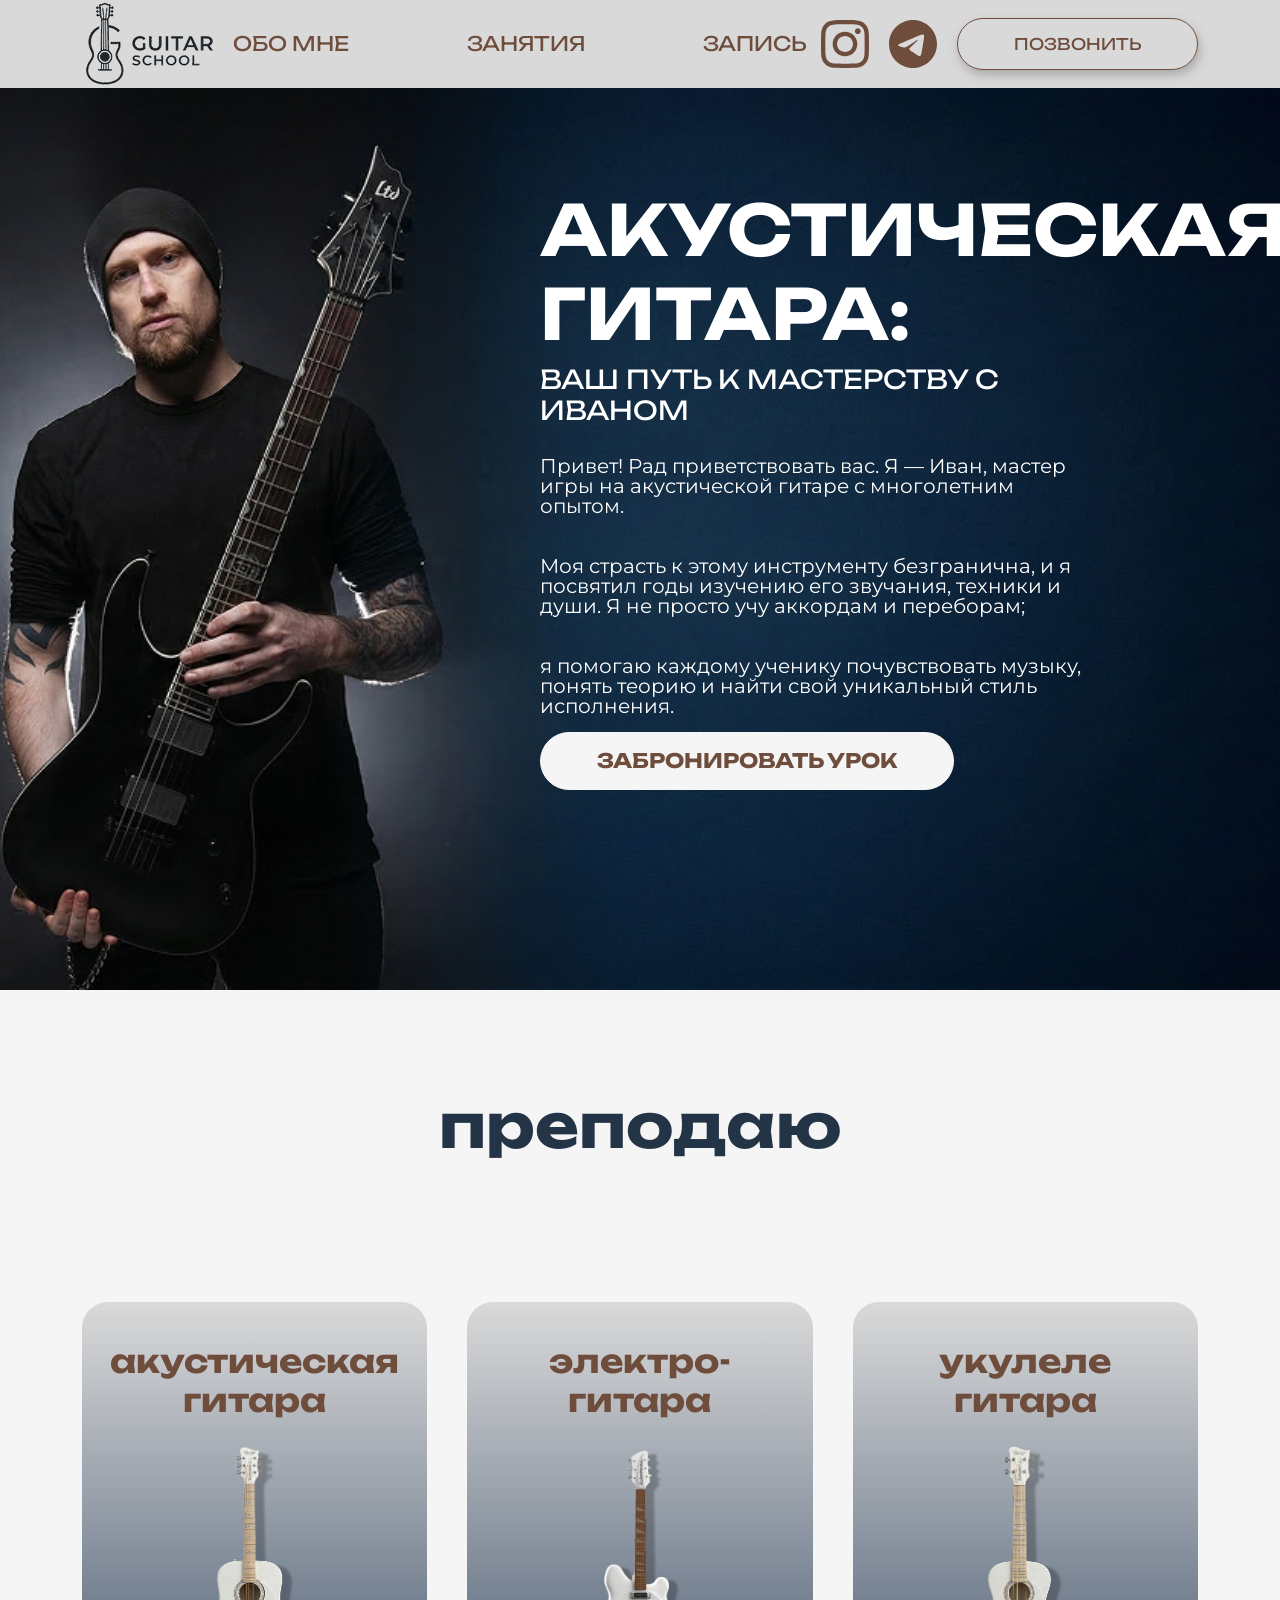
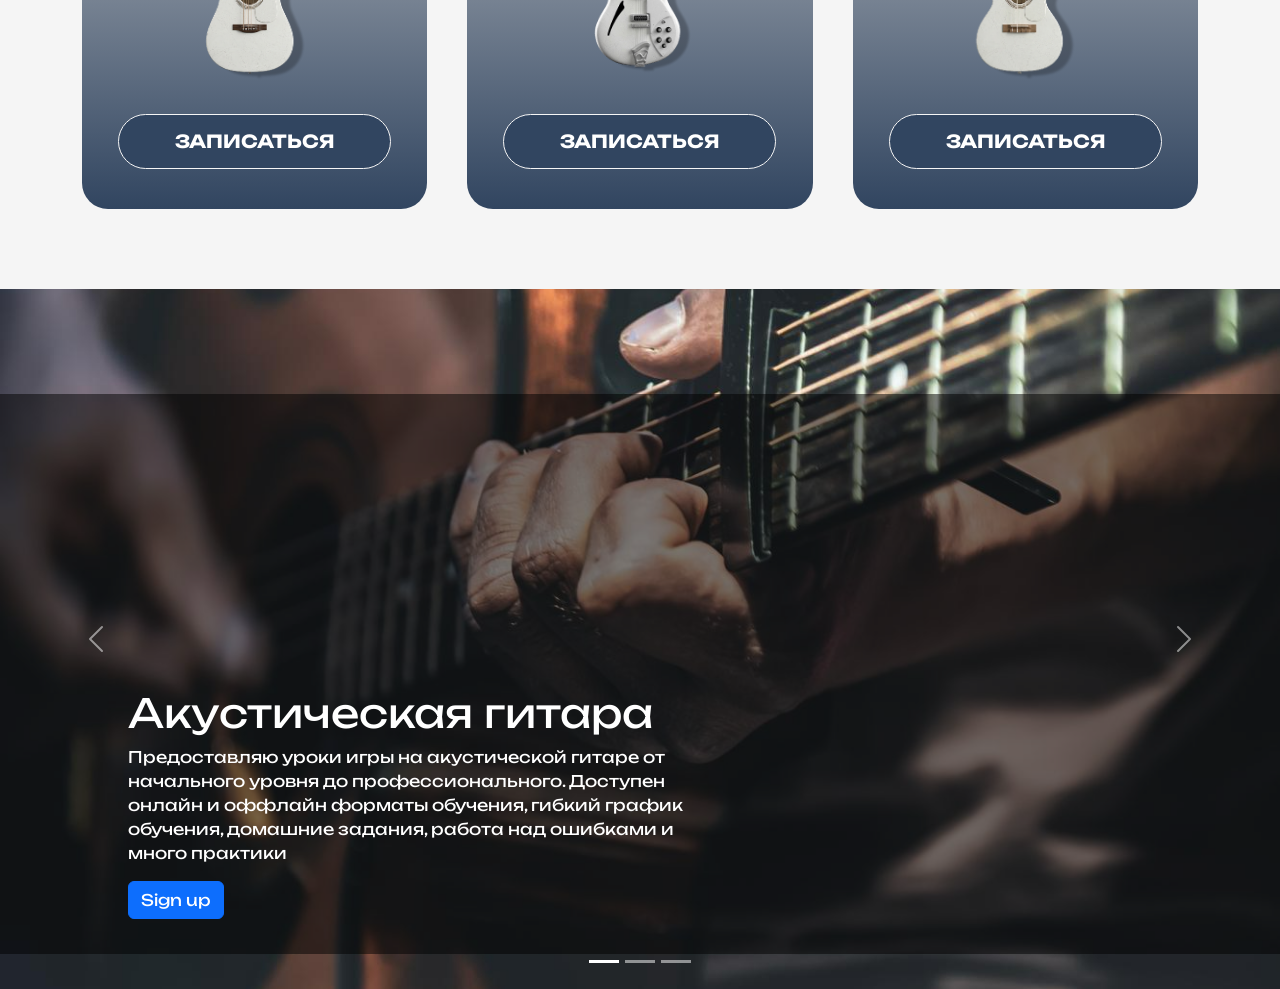
<file: src/index.html>
<!doctype html>
<html lang="ru">
  <head>
    <meta charset="UTF-8" />
    <meta name="viewport" content="width=device-width, initial-scale=1.0" />
    <link rel="stylesheet" href="css/style.css" />
    <link
      rel="stylesheet"
      href="https://cdnjs.cloudflare.com/ajax/libs/font-awesome/6.5.1/css/all.min.css"
    />
    <link
      href="https://cdn.jsdelivr.net/npm/bootstrap@5.3.3/dist/css/bootstrap.min.css"
      rel="stylesheet"
      integrity="sha384-QWTKZyjpPEjISv5WaRU9OFeRpok6YctnYmDr5pNlyT2bRjXh0JMhjY6hW+ALEwIH"
      crossorigin="anonymous"
    />
    <link rel="stylesheet" href="https://cdn.jsdelivr.net/npm/bootstrap-icons@1.11.1/font/bootstrap-icons.css">
    <title>Уроки игры на гитаре</title>
    <meta
      name="description"
      content="Лучший сайт для обучения игре на гитаре"
    />
  </head>
  <body>
    <main>
      <!-- Шапка сайта -->
      <header class="header">
        <!-- контейнер для шапки -->
        <div class="container header__inner">
          <!-- Логотип школы гитары -->
          <a href="#" class="header__logo">
            <img
              class="logo__image"
              src="/src/icons/логотип.png"
              alt="Логотип школы"
            />
          </a>
          <!-- Навигационное меню -->
          <nav class="header__nav">
            <ul class="nav__list">
              <li class="list__item"><a href="#about">ОБО МНЕ</a></li>
              <li class="list__item"><a href="#lessons">ЗАНЯТИЯ</a></li>
              <li class="list__item"><a href="#booking">ЗАПИСЬ</a></li>
            </ul>
          </nav>
          <!-- контейнер с иконками инсты и телеграма -->
          <div class="header__contacts">
            <a
              href="https://www.instagram.com/"
              aria-label="instagram"
              target="_blank"
            >
              <img
                class="contacts-icon"
                src="/src/icons/Инстгарам.svg"
                alt="иконка инсты"
              />
            </a>
            <a
              href="https://t.me/@makdenunited"
              aria-label="telegram"
              target="_blank"
            >
              <img
                class="contacts-icon"
                src="/src/icons/телеграм.svg"
                alt="иконка telegram"
              />
            </a>
            <!-- кнопка позвонить в навигационном меню -->
            <a class="btn-call" href="tel:+37377864480">ПОЗВОНИТЬ</a>
          </div>
        </div>
      </header>
      <!-- Первая секция -->
      <section class="first__section">
        <div class="container first__section-inner">
          <div class="description__content">
            <div class="description-text">
              <h1>Акустическая<br />гитара:</h1>
              <h2>Ваш путь к мастерству с Иваном</h2>
              <p>
                Привет! Рад приветствовать вас. Я — Иван, мастер игры на
                акустической гитаре с многолетним опытом.
              </p>
              <br />
              <p>
                Моя страсть к этому инструменту безгранична, и я посвятил годы
                изучению его звучания, техники и души. Я не просто учу аккордам
                и переборам;
              </p>
              <br />
              <p>
                я помогаю каждому ученику почувствовать музыку, понять теорию и
                найти свой уникальный стиль исполнения.
              </p>
            </div>
            <div class="description-button">
              <a class="btn-call button wsh" href="tel:+37377864480"
                >Забронировать урок</a
              >
            </div>
          </div>
        </div>
      </section>
      <!-- Вторая секция  -->
      <section class="second__section">
        <div class="container">
          <h2 id="lessons" class="second__section title">преподаю</h2>
          <div class="lessons__cards">
            <div class="lesson-card">
              <h3 class="lesson-card__title">акустическая гитара</h3>
              <img src="/src/img/2 1.png" alt="акустическая гитара" />
              <div class="description-button">
                <a class="btn-call button_blue wsh" href="tel:+37377864480"
                  >Записаться</a
                >
              </div>
            </div>
            <div class="lesson-card">
              <h3 class="lesson-card__title">электро-гитара</h3>
              <img src="/src/img/1 1.png" alt="электро-гитара" />
              <div class="description-button">
                <a class="btn-call button_blue wsh" href="tel:+37377864480"
                  >Записаться</a
                >
              </div>
            </div>
            <div class="lesson-card">
              <h3 class="lesson-card__title">укулеле<br />гитара</h3>
              <img src="/src/img/3 1.png" alt="укулеле гитара" />
              <div class="description-button">
                <a class="btn-call button_blue wsh" href="tel:+37377864480"
                  >Записаться</a
                >
              </div>
            </div>
          </div>
        </div>
      </section>
      <!-- третья секция с каруселью -->
      <section class="slide__section" >
        <div 
          id="carouselExampleIndicators"
          data-bs-interval="8000"
          class="carousel slide"
          data-bs-ride="carousel"
        >
          <!-- Индикатор в каруселе, т.е. полосочки снизу в карсели -->
          <div class="carousel-indicators">
            <button
              type="button"
              data-bs-target="#carouselExampleIndicators"
              data-bs-slide-to="0"
              class="active"
              aria-current="true"
              aria-label="Slide 1"
            ></button>
            <button
              type="button"
              data-bs-target="#carouselExampleIndicators"
              data-bs-slide-to="1"
              aria-label="Slide 2"
            ></button>
            <button
              type="button"
              data-bs-target="#carouselExampleIndicators"
              data-bs-slide-to="2"
              aria-label="Slide 3"
            ></button>
          </div>
          <!-- Часть карсули с самими изображениями -->
          <div class="carousel-inner">
            <div class="carousel-item active">
              <div class="item-content">
                <h1>Акустическая гитара</h1>
                <p>
                  Предоставляю уроки игры на акустической гитаре от начального
                  уровня до профессионального. Доступен онлайн и оффлайн форматы
                  обучения, гибкий график обучения, домашние задания, работа над
                  ошибками и много практики
                </p>
                <button type="button" class="btn btn-primary">Sign up</button>
              </div>
              <!-- контейнер затемняющего фона - overlay -->
              <div class="overlay"></div>
              <img
                src="/src/img/acoustic.jpg"
                class="d-block w-100"
                alt="акустическая гитара"
              />
            </div>
            <div class="carousel-item">
              <div class="item-content">
                <h1>Электро-гитара</h1>
                <p>
                  Предоставляю уроки игры на электро-гитаре от начального уровня
                  до профессионального. Доступен онлайн и оффлайн форматы
                  обучения, гибкий график обучения, домашние задания, работа над
                  ошибками и много практики
                </p>
                <button type="button" class="btn btn-primary">Sign up</button>
              </div>
              <!-- контейнер затемняющего фона - overlay -->
              <div class="overlay"></div>
              <img
                src="/src/img/electro.jpg"
                class="d-block w-100"
                alt="электро гитара"
              />
            </div>
            <div class="carousel-item">
              <div class="item-content">
                <h1>Укулеле гитара</h1>
                <p>
                  Предоставляю уроки игры на укулеле от начального уровня до
                  профессионального. Доступен онлайн и оффлайн форматы обучения,
                  гибкий график обучения, домашние задания, работа над ошибками
                  и много практики
                </p>
                <button type="button" class="btn btn-primary">Sign up</button>
              </div>
              <!-- контейнер затемняющего фона - overlay -->
              <div class="overlay"></div>
              <img
                src="/src/img/ukulele.jpg"
                class="d-block w-100"
                alt=".укулеле гитара"
              />
            </div>
          </div>
          <button
            class="carousel-control-prev"
            type="button"
            data-bs-target="#carouselExampleIndicators"
            data-bs-slide="prev"
          >
            <span class="carousel-control-prev-icon" aria-hidden="true"></span>
            <span class="visually-hidden">Предыдущий</span>
          </button>
          <button
            class="carousel-control-next"
            type="button"
            data-bs-target="#carouselExampleIndicators"
            data-bs-slide="next"
          >
            <span class="carousel-control-next-icon" aria-hidden="true"></span>
            <span class="visually-hidden">Следующий</span>
          </button>
        </div>
      </section>
    </main>
    <script
      src="https://cdn.jsdelivr.net/npm/bootstrap@5.3.3/dist/js/bootstrap.bundle.min.js"
      integrity="sha384-YvpcrYf0tY3lHB60NNkmXc5s9fDVZLESaAA55NDzOxhy9GkcIdslK1eN7N6jIeHz"
      crossorigin="anonymous"
    ></script>
  </body>
</html>
</file>
<file: src/css/style.css>
/*! normalize.css v8.0.1 | MIT License | github.com/necolas/normalize.css */
/* Document
   ========================================================================== */
/**
 * 1. Correct the line height in all browsers.
 * 2. Prevent adjustments of font size after orientation changes in iOS.
 */
html {
  line-height: 1.15; /* 1 */
  -webkit-text-size-adjust: 100%; /* 2 */
}

/* Sections
   ========================================================================== */
/**
 * Remove the margin in all browsers.
 */
body {
  margin: 0;
}

/**
 * Render the `main` element consistently in IE.
 */
main {
  display: block;
}

/**
 * Correct the font size and margin on `h1` elements within `section` and
 * `article` contexts in Chrome, Firefox, and Safari.
 */
h1 {
  font-size: 2em;
  margin: 0.67em 0;
}

/* Grouping content
   ========================================================================== */
/**
 * 1. Add the correct box sizing in Firefox.
 * 2. Show the overflow in Edge and IE.
 */
hr {
  -webkit-box-sizing: content-box;
          box-sizing: content-box; /* 1 */
  height: 0; /* 1 */
  overflow: visible; /* 2 */
}

/**
 * 1. Correct the inheritance and scaling of font size in all browsers.
 * 2. Correct the odd `em` font sizing in all browsers.
 */
pre {
  font-family: monospace, monospace; /* 1 */
  font-size: 1em; /* 2 */
}

/* Text-level semantics
   ========================================================================== */
/**
 * Remove the gray background on active links in IE 10.
 */
a {
  background-color: transparent;
}

/**
 * 1. Remove the bottom border in Chrome 57-
 * 2. Add the correct text decoration in Chrome, Edge, IE, Opera, and Safari.
 */
abbr[title] {
  border-bottom: none; /* 1 */
  text-decoration: underline; /* 2 */
  -webkit-text-decoration: underline dotted;
          text-decoration: underline dotted; /* 2 */
}

/**
 * Add the correct font weight in Chrome, Edge, and Safari.
 */
b,
strong {
  font-weight: bolder;
}

/**
 * 1. Correct the inheritance and scaling of font size in all browsers.
 * 2. Correct the odd `em` font sizing in all browsers.
 */
code,
kbd,
samp {
  font-family: monospace, monospace; /* 1 */
  font-size: 1em; /* 2 */
}

/**
 * Add the correct font size in all browsers.
 */
small {
  font-size: 80%;
}

/**
 * Prevent `sub` and `sup` elements from affecting the line height in
 * all browsers.
 */
sub,
sup {
  font-size: 75%;
  line-height: 0;
  position: relative;
  vertical-align: baseline;
}

sub {
  bottom: -0.25em;
}

sup {
  top: -0.5em;
}

/* Embedded content
   ========================================================================== */
/**
 * Remove the border on images inside links in IE 10.
 */
img {
  border-style: none;
}

/* Forms
   ========================================================================== */
/**
 * 1. Change the font styles in all browsers.
 * 2. Remove the margin in Firefox and Safari.
 */
button,
input,
optgroup,
select,
textarea {
  font-family: inherit; /* 1 */
  font-size: 100%; /* 1 */
  line-height: 1.15; /* 1 */
  margin: 0; /* 2 */
}

/**
 * Show the overflow in IE.
 * 1. Show the overflow in Edge.
 */
button,
input { /* 1 */
  overflow: visible;
}

/**
 * Remove the inheritance of text transform in Edge, Firefox, and IE.
 * 1. Remove the inheritance of text transform in Firefox.
 */
button,
select { /* 1 */
  text-transform: none;
}

/**
 * Correct the inability to style clickable types in iOS and Safari.
 */
button,
[type=button],
[type=reset],
[type=submit] {
  -webkit-appearance: button;
}

/**
 * Remove the inner border and padding in Firefox.
 */
button::-moz-focus-inner,
[type=button]::-moz-focus-inner,
[type=reset]::-moz-focus-inner,
[type=submit]::-moz-focus-inner {
  border-style: none;
  padding: 0;
}

/**
 * Restore the focus styles unset by the previous rule.
 */
button:-moz-focusring,
[type=button]:-moz-focusring,
[type=reset]:-moz-focusring,
[type=submit]:-moz-focusring {
  outline: 1px dotted ButtonText;
}

/**
 * Correct the padding in Firefox.
 */
fieldset {
  padding: 0.35em 0.75em 0.625em;
}

/**
 * 1. Correct the text wrapping in Edge and IE.
 * 2. Correct the color inheritance from `fieldset` elements in IE.
 * 3. Remove the padding so developers are not caught out when they zero out
 *    `fieldset` elements in all browsers.
 */
legend {
  -webkit-box-sizing: border-box;
          box-sizing: border-box; /* 1 */
  color: inherit; /* 2 */
  display: table; /* 1 */
  max-width: 100%; /* 1 */
  padding: 0; /* 3 */
  white-space: normal; /* 1 */
}

/**
 * Add the correct vertical alignment in Chrome, Firefox, and Opera.
 */
progress {
  vertical-align: baseline;
}

/**
 * Remove the default vertical scrollbar in IE 10+.
 */
textarea {
  overflow: auto;
}

/**
 * 1. Add the correct box sizing in IE 10.
 * 2. Remove the padding in IE 10.
 */
[type=checkbox],
[type=radio] {
  -webkit-box-sizing: border-box;
          box-sizing: border-box; /* 1 */
  padding: 0; /* 2 */
}

/**
 * Correct the cursor style of increment and decrement buttons in Chrome.
 */
[type=number]::-webkit-inner-spin-button,
[type=number]::-webkit-outer-spin-button {
  height: auto;
}

/**
 * 1. Correct the odd appearance in Chrome and Safari.
 * 2. Correct the outline style in Safari.
 */
[type=search] {
  -webkit-appearance: textfield; /* 1 */
  outline-offset: -2px; /* 2 */
}

/**
 * Remove the inner padding in Chrome and Safari on macOS.
 */
[type=search]::-webkit-search-decoration {
  -webkit-appearance: none;
}

/**
 * 1. Correct the inability to style clickable types in iOS and Safari.
 * 2. Change font properties to `inherit` in Safari.
 */
::-webkit-file-upload-button {
  -webkit-appearance: button; /* 1 */
  font: inherit; /* 2 */
}

/* Interactive
   ========================================================================== */
/*
 * Add the correct display in Edge, IE 10+, and Firefox.
 */
details {
  display: block;
}

/*
 * Add the correct display in all browsers.
 */
summary {
  display: list-item;
}

/* Misc
   ========================================================================== */
/**
 * Add the correct display in IE 10+.
 */
template {
  display: none;
}

/**
 * Add the correct display in IE 10.
 */
[hidden] {
  display: none;
}

html, body, div, span, applet, object, iframe,
h1, h2, h3, h4, h5, h6, p, blockquote, pre,
a, abbr, acronym, address, big, cite, code,
del, dfn, em, img, ins, kbd, q, s, samp,
small, strike, strong, sub, sup, tt, var,
b, u, i, center,
dl, dt, dd, ol, ul, li,
fieldset, form, label, legend,
table, caption, tbody, tfoot, thead, tr, th, td,
article, aside, canvas, details, embed,
figure, figcaption, footer, header, hgroup,
menu, nav, output, ruby, section, summary,
time, mark, audio, video {
  margin: 0;
  padding: 0;
  border: 0;
  font-size: 100%;
  font: inherit;
  vertical-align: baseline;
}

article, aside, details, figcaption, figure,
footer, header, hgroup, menu, nav, section {
  display: block;
}

html {
  height: 100%;
}

body {
  line-height: 1;
}

ol, ul {
  list-style: none;
}

blockquote, q {
  quotes: none;
}

blockquote:before, blockquote:after,
q:before, q:after {
  content: "";
  content: none;
}

table {
  border-collapse: collapse;
  border-spacing: 0;
}

*,
*::before,
*::after {
  -webkit-box-sizing: border-box;
          box-sizing: border-box;
}

@font-face {
  src: url(/src/fonts/Unbounded-Bold.ttf);
  font-family: "Unbounded";
  font-weight: 700;
  font-style: normal;
}
@font-face {
  src: url(/src/fonts/Unbounded-Regular.ttf);
  font-family: "Unbounded";
  font-weight: 400;
  font-style: normal;
}
@font-face {
  src: url(/src/fonts/Montserrat-Regular.ttf);
  font-family: "Montserrat";
  font-weight: 400;
  font-style: normal;
}
html,
body,
main {
  font-family: "Unbounded", sans-serif;
  background-color: #f5f5f5;
  color: #fff;
  overflow-x: hidden;
}

.container {
  max-width: 1440px;
  width: 100%;
  margin: 0 auto;
  padding: 0 100px;
}
@media (max-width: 991.98px) {
  .container {
    padding: 0 40px;
  }
}
@media (max-width: 761.98px) {
  .container {
    padding: 0 15px;
  }
}

.header {
  background-color: #d9d9d9;
  width: 100%;
}
.header__inner {
  display: -webkit-box;
  display: -ms-flexbox;
  display: flex;
  -webkit-box-pack: justify;
      -ms-flex-pack: justify;
          justify-content: space-between;
  -webkit-box-align: center;
      -ms-flex-align: center;
          align-items: center;
}
@media (max-width: 991.98px) {
  .header__inner {
    -webkit-box-orient: vertical;
    -webkit-box-direction: normal;
        -ms-flex-direction: column;
            flex-direction: column;
    gap: 20px;
  }
}
.header__nav .nav__list {
  display: -webkit-box;
  display: -ms-flexbox;
  display: flex;
  margin: 0;
  padding: 0;
  gap: 118px;
}
@media (max-width: 1199px) {
  .header__nav .nav__list {
    gap: 40px;
  }
}
@media (max-width: 761.98px) {
  .header__nav .nav__list {
    gap: 15px;
    -ms-flex-wrap: wrap;
        flex-wrap: wrap;
    -webkit-box-pack: center;
        -ms-flex-pack: center;
            justify-content: center;
  }
}
.header__nav .nav__list .list__item a {
  font-size: 20px;
  color: #6e4d3c;
  text-decoration: none;
  position: relative;
  padding-bottom: 5px;
}
.header__nav .nav__list .list__item a::after {
  content: "";
  position: absolute;
  left: 0;
  bottom: 0;
  width: 100%;
  height: 2px;
  background-color: #6e4d3c;
  -webkit-transform: scaleX(0);
      -ms-transform: scaleX(0);
          transform: scaleX(0);
  -webkit-transform-origin: right;
      -ms-transform-origin: right;
          transform-origin: right;
  -webkit-transition: -webkit-transform 0.3s ease;
  transition: -webkit-transform 0.3s ease;
  transition: transform 0.3s ease;
  transition: transform 0.3s ease, -webkit-transform 0.3s ease;
}
.header__nav .nav__list .list__item a:hover {
  color: #fa6502;
}
.header__nav .nav__list .list__item a:hover::after {
  -webkit-transform: scaleX(1);
      -ms-transform: scaleX(1);
          transform: scaleX(1);
  -webkit-transform-origin: left;
      -ms-transform-origin: left;
          transform-origin: left;
  background-color: #fa6502;
}
@media (max-width: 761.98px) {
  .header__nav .nav__list .list__item a {
    font-size: 16px;
  }
}
.header__contacts {
  display: -webkit-box;
  display: -ms-flexbox;
  display: flex;
  -webkit-box-align: center;
      -ms-flex-align: center;
          align-items: center;
  gap: 20px;
}
.header__contacts .contacts-icon {
  -webkit-transition: -webkit-transform 0.3s ease;
  transition: -webkit-transform 0.3s ease;
  transition: transform 0.3s ease;
  transition: transform 0.3s ease, -webkit-transform 0.3s ease;
}
.header__contacts .contacts-icon:hover {
  -webkit-transform: scale(1.1);
      -ms-transform: scale(1.1);
          transform: scale(1.1);
}

.btn-call {
  display: inline-block;
  text-decoration: none;
  color: #6e4d3c;
  padding: 13px 56px;
  border: 1px solid #6e4d3c;
  border-radius: 50px;
  -webkit-box-shadow: 2px 5px 10px rgba(124, 123, 123, 0.5);
          box-shadow: 2px 5px 10px rgba(124, 123, 123, 0.5);
  -webkit-transition: all 0.3s ease;
  transition: all 0.3s ease;
}
.btn-call:hover {
  color: #fff;
  background-color: #fa6502;
  border-color: #fa6502;
}
.btn-call.wsh {
  -webkit-box-shadow: none;
          box-shadow: none;
  border-color: #f5f5f5;
  text-transform: uppercase;
}
@media (max-width: 761.98px) {
  .btn-call {
    padding: 10px 30px;
    font-size: 16px;
  }
}

.button {
  background-color: #f5f5f5;
  font-weight: bold;
  font-size: 20px;
  margin-bottom: 100px;
}

.button_blue {
  background-color: #314560;
  color: #fff;
  font-weight: bold;
  text-transform: uppercase;
  font-size: 18px;
}

.first__section {
  width: 100%;
  min-height: 100vh;
  background: url(/src/img/db4f8424-34e6-4427-afc2-a50bee8856bb\ 1.png) no-repeat center/cover;
  display: -webkit-box;
  display: -ms-flexbox;
  display: flex;
  -webkit-box-align: center;
      -ms-flex-align: center;
          align-items: center;
}
.first__section-inner {
  display: -webkit-box;
  display: -ms-flexbox;
  display: flex;
  -webkit-box-pack: end;
      -ms-flex-pack: end;
          justify-content: flex-end;
}
.first__section .description__content {
  max-width: 50%;
  margin: 100px;
}
@media (max-width: 991.98px) {
  .first__section .description__content {
    max-width: 80%;
    margin: 0 auto;
    text-align: center;
    background-color: rgba(0, 0, 0, 0.5);
    padding: 40px;
    border-radius: 20px;
  }
}
@media (max-width: 761.98px) {
  .first__section .description__content {
    max-width: 100%;
    padding: 20px;
  }
}
.first__section .description__content .description-text {
  color: #fff;
}
.first__section .description__content .description-text h1 {
  font-size: 70px;
  font-weight: 800;
  text-transform: uppercase;
}
@media (max-width: 1200px) {
  .first__section .description__content .description-text h1 {
    font-size: 50px;
  }
}
@media (max-width: 761.98px) {
  .first__section .description__content .description-text h1 {
    font-size: 40px;
  }
}
.first__section .description__content .description-text h2 {
  font-size: 26px;
  margin-bottom: 30px;
  text-transform: uppercase;
}
@media (max-width: 761.98px) {
  .first__section .description__content .description-text h2 {
    font-size: 22px;
  }
}
.first__section .description__content .description-text p {
  font-family: "Montserrat", sans-serif;
  font-size: 20px;
  max-width: 700px;
  font-weight: 100;
  line-height: 1;
}
@media (max-width: 991.98px) {
  .first__section .description__content .description-text p {
    max-width: 100%;
    margin: 0 auto;
  }
}
@media (max-width: 761.98px) {
  .first__section .description__content .description-text p {
    font-size: 18px;
  }
}

.second__section {
  background-color: #f5f5f5;
  padding-bottom: 80px;
  width: 100%;
}
.second__section .title {
  margin: 100px auto 60px;
  text-align: center;
  color: #243447;
  font-size: 60px;
  font-weight: 800;
}
@media (max-width: 761.98px) {
  .second__section .title {
    font-size: 40px;
    margin: 60px auto 40px;
  }
}
.second__section .lessons__cards {
  display: -webkit-box;
  display: -ms-flexbox;
  display: flex;
  gap: 40px;
}
@media (max-width: 991.98px) {
  .second__section .lessons__cards {
    -webkit-box-orient: vertical;
    -webkit-box-direction: normal;
        -ms-flex-direction: column;
            flex-direction: column;
    -webkit-box-align: center;
        -ms-flex-align: center;
            align-items: center;
  }
}
.second__section .lessons__cards .lesson-card {
  display: -webkit-box;
  display: -ms-flexbox;
  display: flex;
  -webkit-box-orient: vertical;
  -webkit-box-direction: normal;
      -ms-flex-direction: column;
          flex-direction: column;
  -webkit-box-pack: justify;
      -ms-flex-pack: justify;
          justify-content: space-between;
  -webkit-box-align: center;
      -ms-flex-align: center;
          align-items: center;
  text-align: center;
  padding: 40px 20px;
  background: -webkit-gradient(linear, left top, left bottom, from(#d9d9d9), to(#314560));
  background: linear-gradient(to bottom, #d9d9d9, #314560);
  border-radius: 26px;
  -webkit-box-flex: 1;
      -ms-flex: 1;
          flex: 1;
  max-width: 450px;
  width: 100%;
}
.second__section .lessons__cards .lesson-card__title {
  color: #6e4d3c;
  font-size: 32px;
  font-weight: bold;
  margin-bottom: 20px;
  min-height: 80px;
}
.second__section .lessons__cards .lesson-card img {
  width: 100%;
  max-width: 200px;
  -o-object-fit: contain;
     object-fit: contain;
  margin-bottom: 30px;
  -webkit-transition: -webkit-transform 0.3s ease;
  transition: -webkit-transform 0.3s ease;
  transition: transform 0.3s ease;
  transition: transform 0.3s ease, -webkit-transform 0.3s ease;
}
.second__section .lessons__cards .lesson-card img:hover {
  -webkit-transform: translateY(-10px);
      -ms-transform: translateY(-10px);
          transform: translateY(-10px);
}
.second__section .lessons__cards .lesson-card .description-button {
  margin-bottom: 0;
}

.carousel-item {
  position: relative;
}
.carousel-item img {
  height: 700px;
  -o-object-fit: cover;
     object-fit: cover;
}

.item-content {
  position: absolute;
  left: 10%;
  bottom: 10%;
  max-width: 600px;
  z-index: 2;
}

.overlay {
  top: 15%;
  position: absolute;
  width: 100%;
  height: 80%;
  background: black;
  opacity: 0.5;
}
</file>
